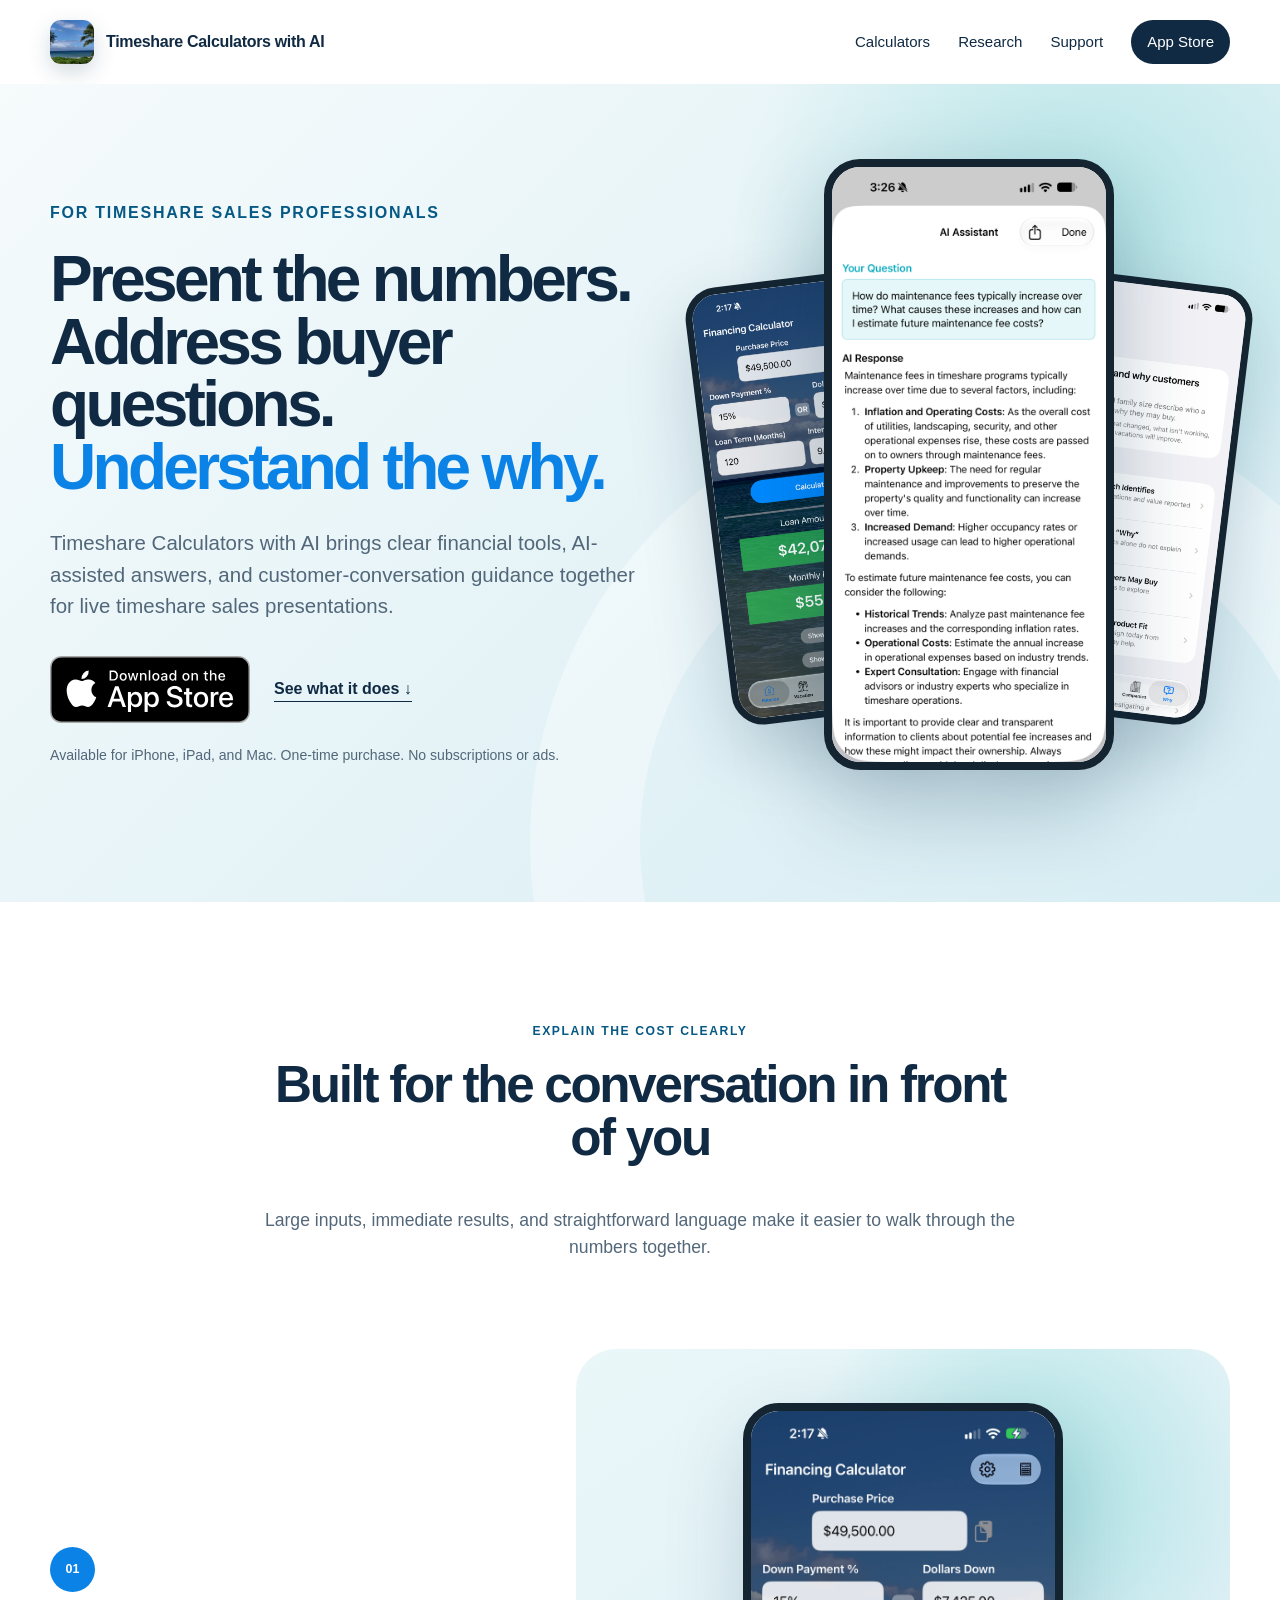
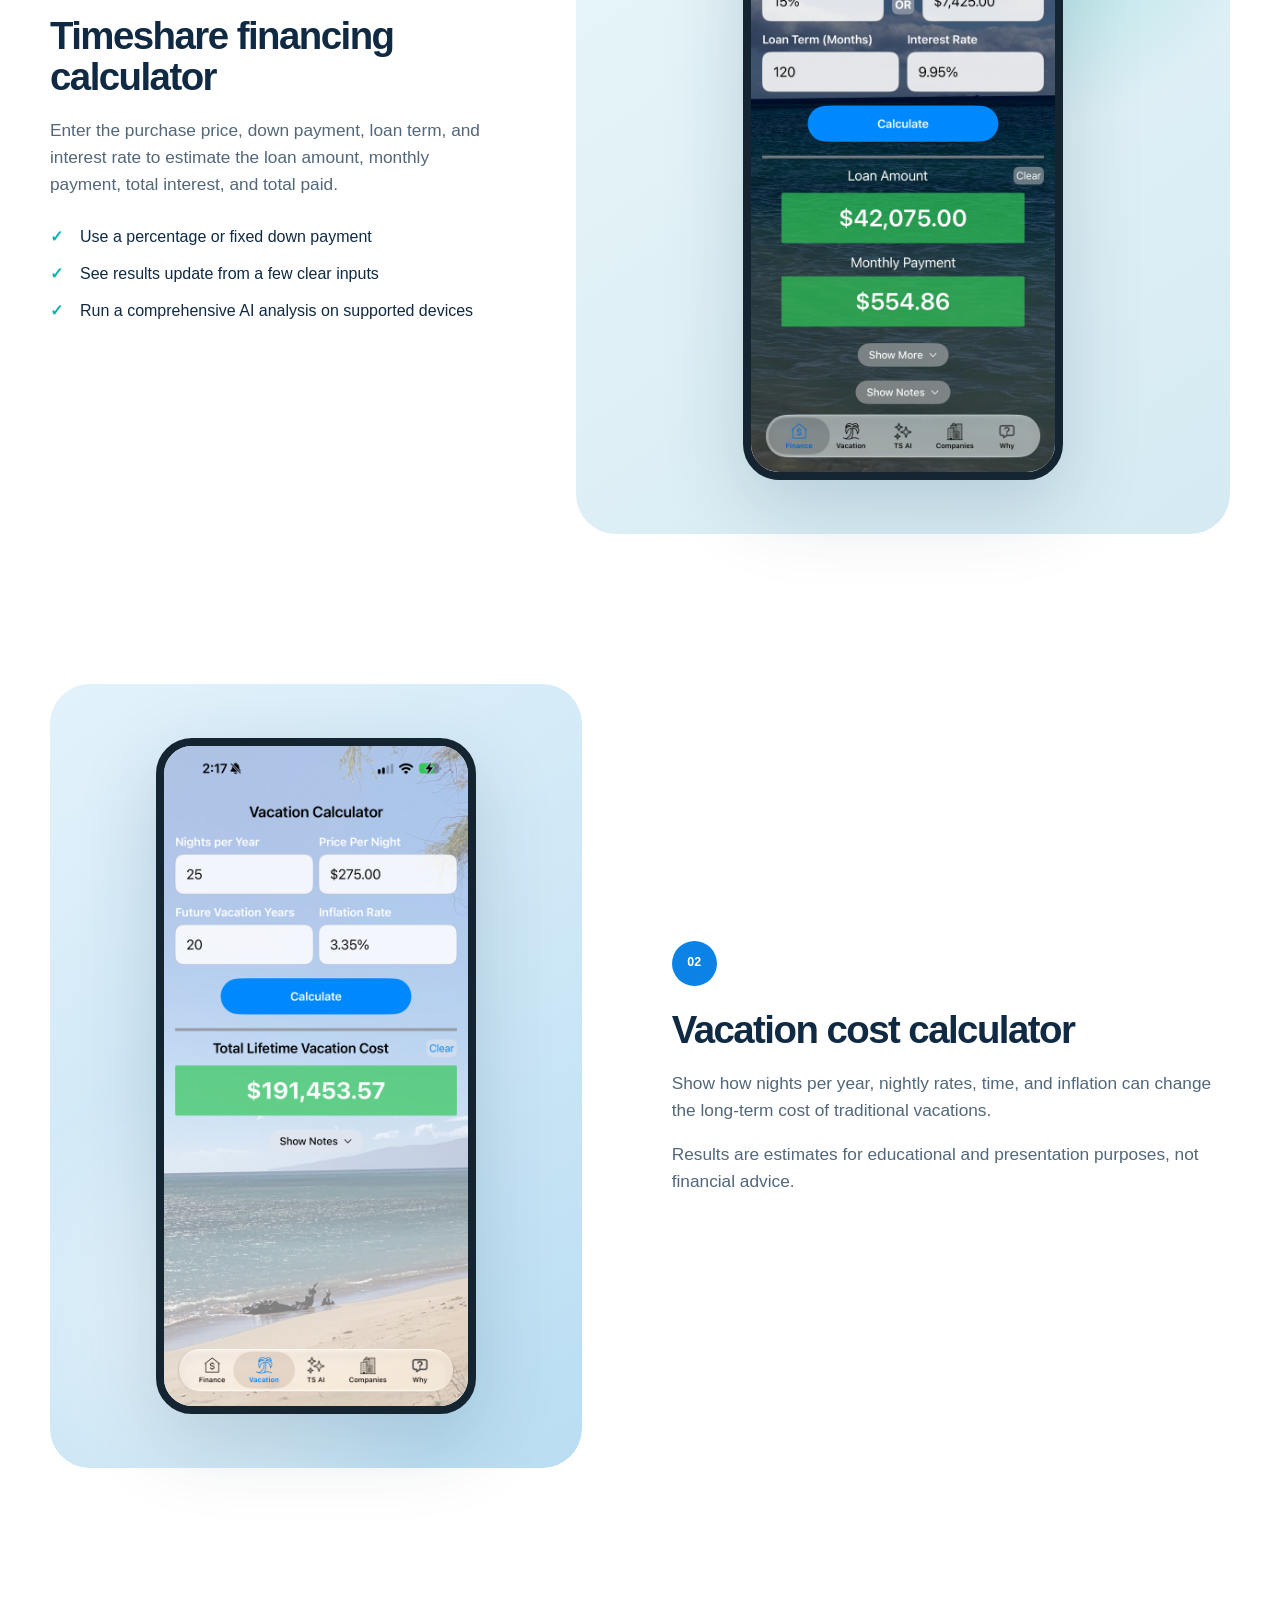
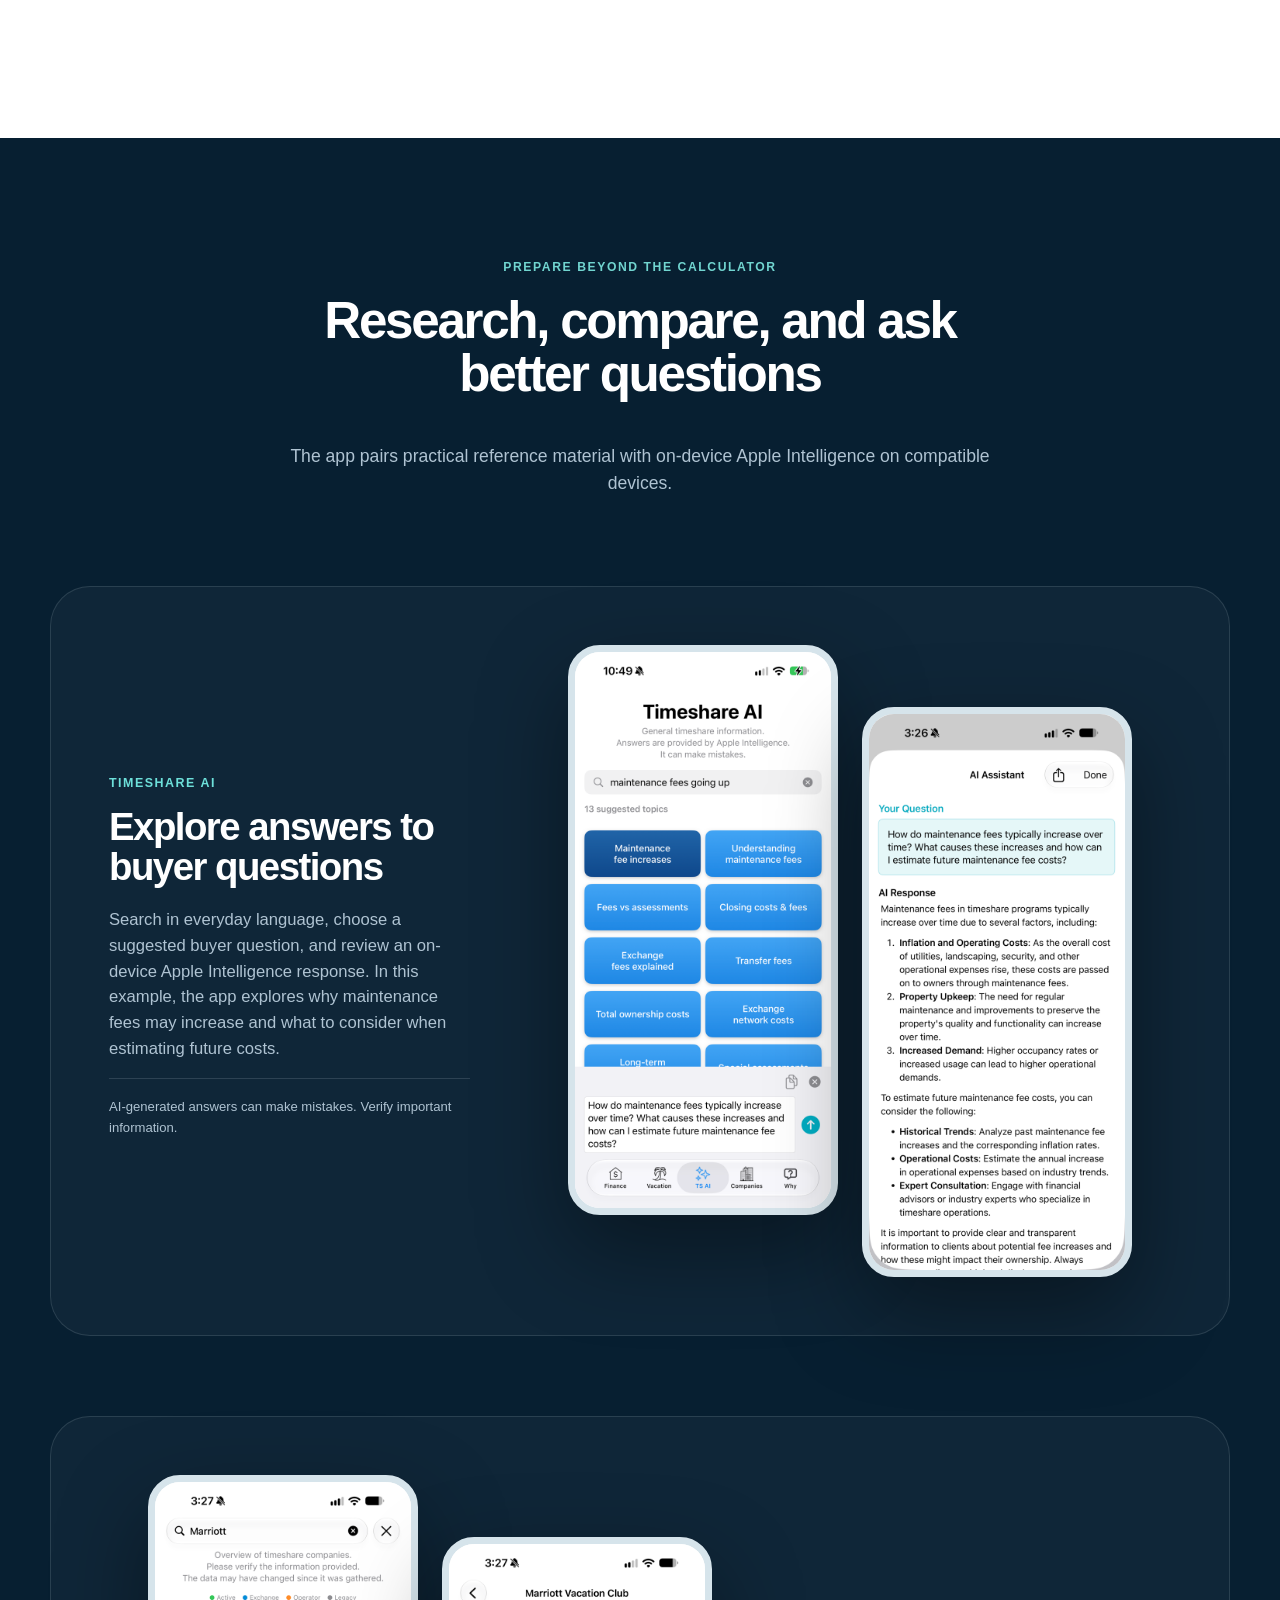
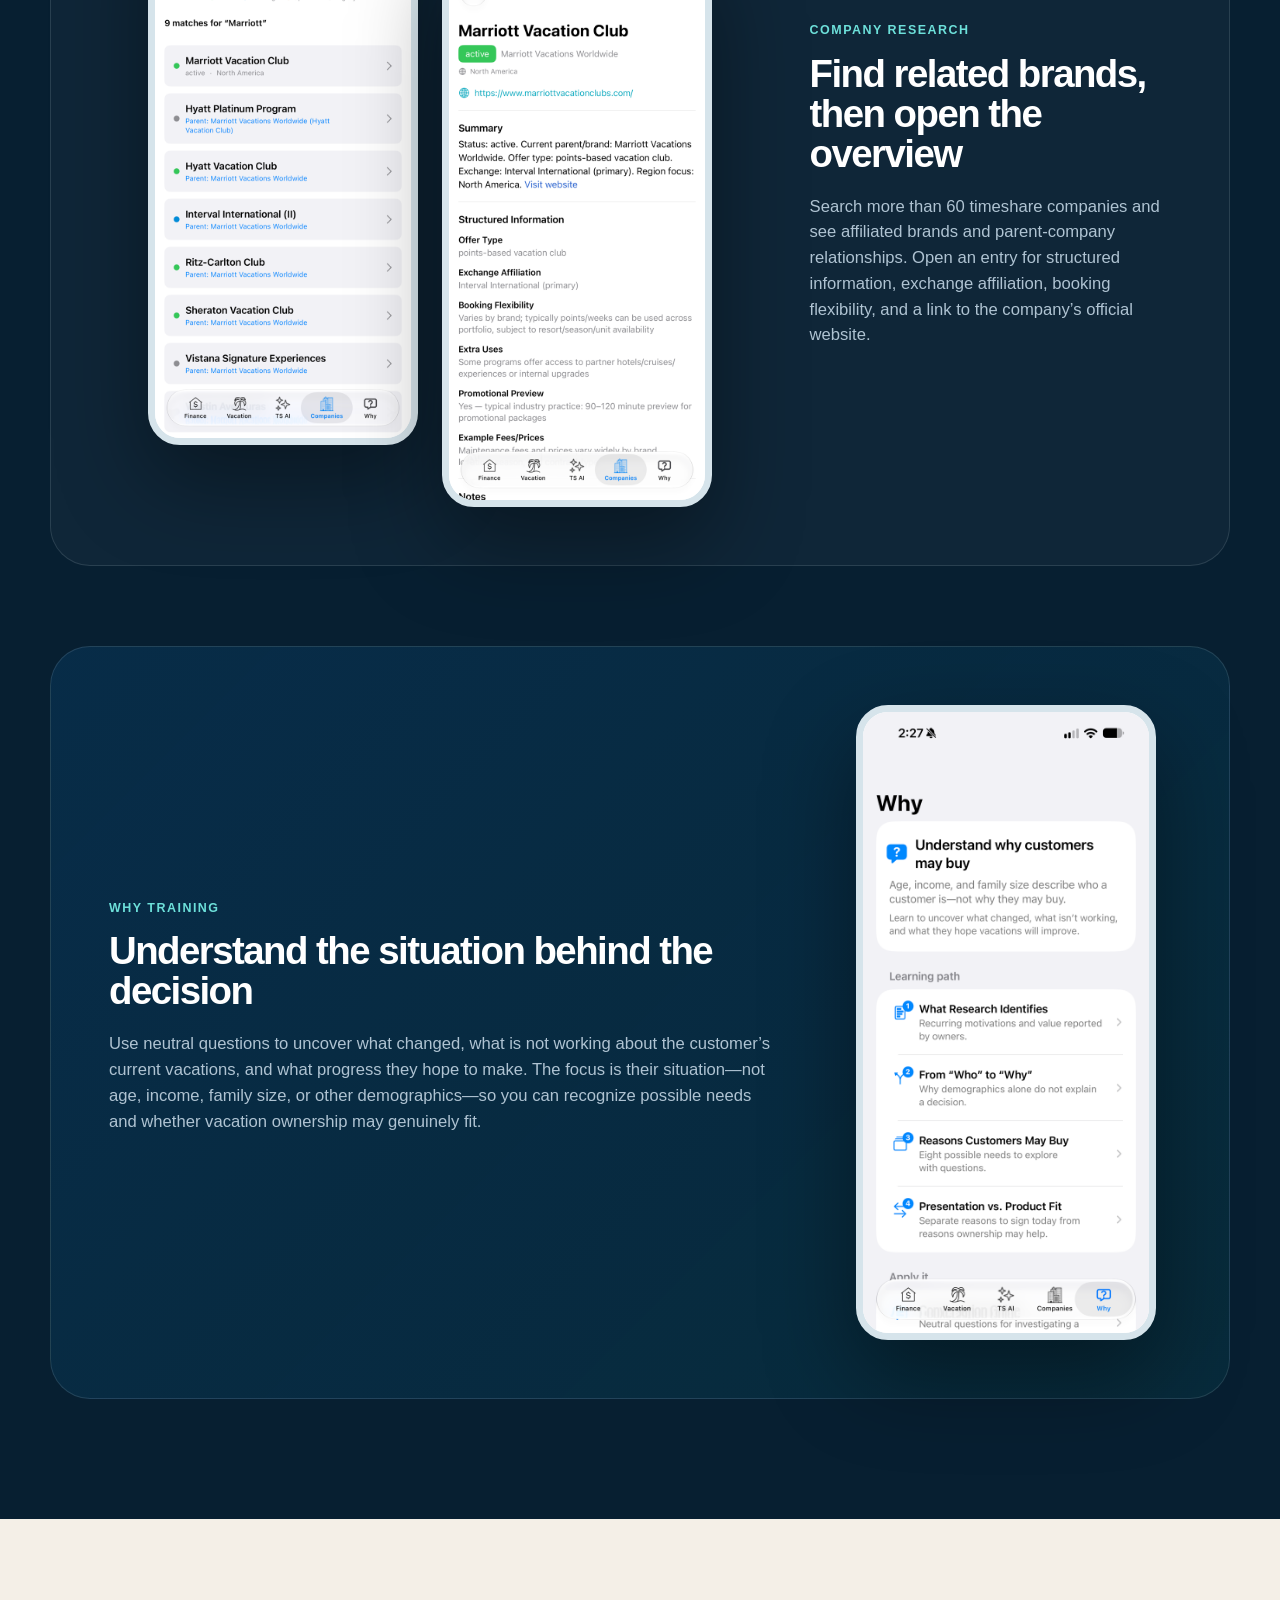
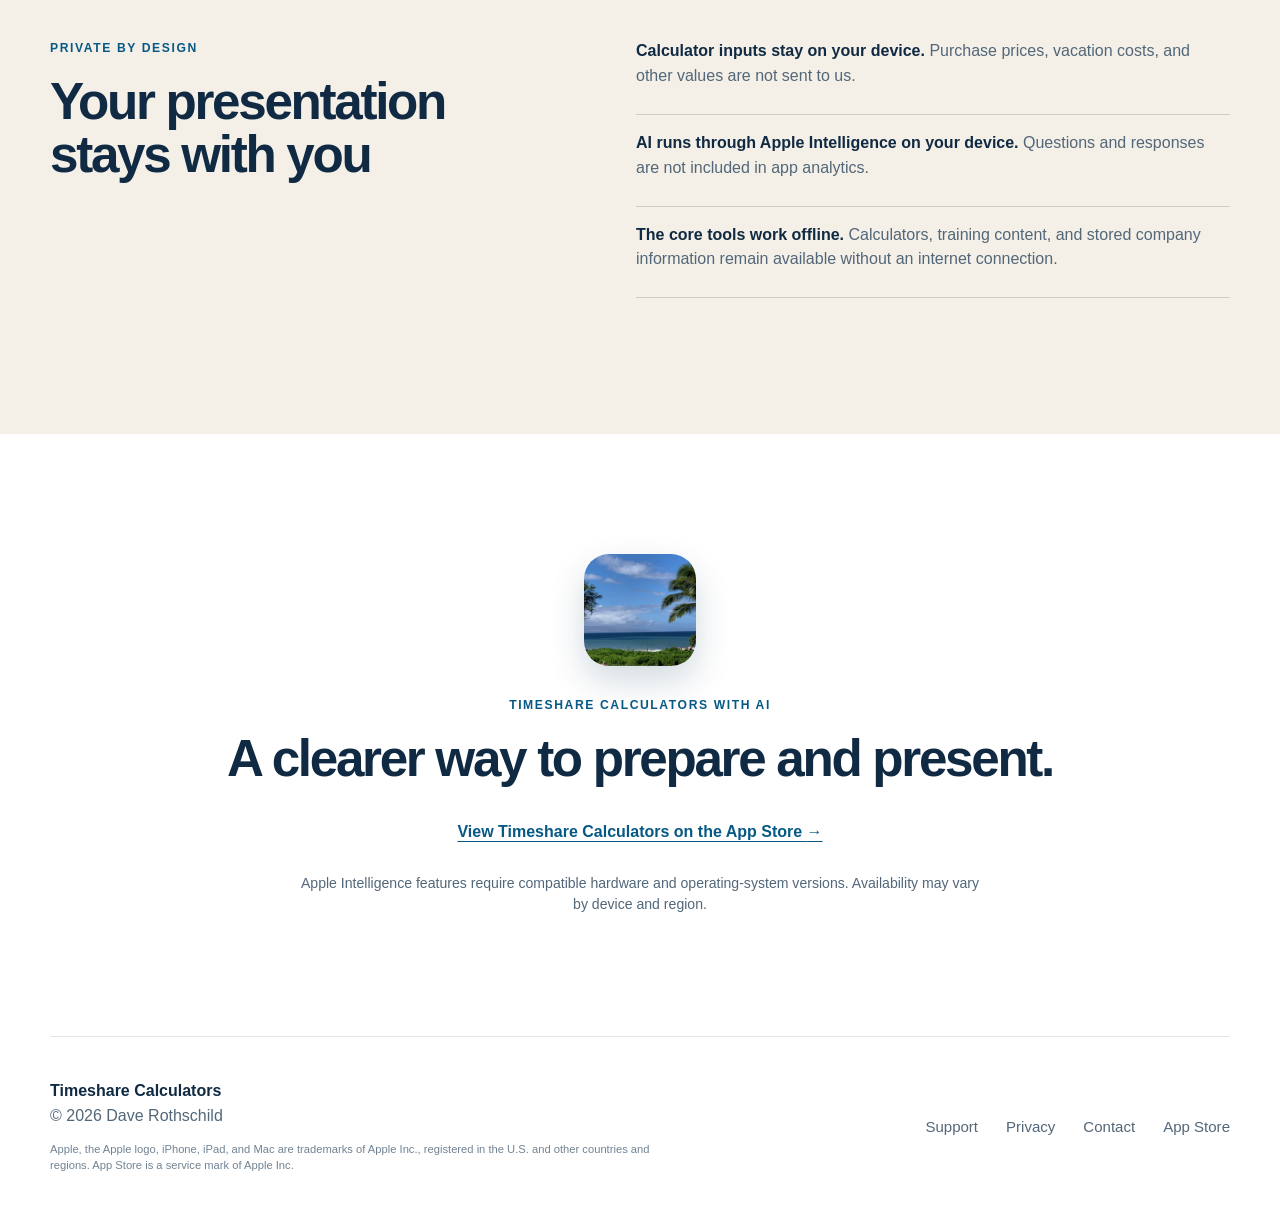
<file: docs/index.html>
<!doctype html>
<html lang="en">
<head>
  <meta charset="utf-8">
  <meta name="viewport" content="width=device-width, initial-scale=1">
  <meta name="theme-color" content="#075985">
  <meta name="description" content="Timeshare Calculators with AI helps timeshare sales professionals explain financing, project vacation costs, research companies, and prepare for buyer conversations.">
  <meta name="robots" content="index,follow,max-image-preview:large">
  <meta name="apple-itunes-app" content="app-id=1451573793">
  <link rel="canonical" href="https://timesharecalculators.com/">
  <link rel="icon" href="assets/app-icon.png">
  <link rel="apple-touch-icon" href="assets/app-icon.png">
  <link rel="stylesheet" href="assets/site.css">
  <meta property="og:type" content="website">
  <meta property="og:site_name" content="Timeshare Calculators with AI">
  <meta property="og:title" content="Timeshare Calculators with AI for Sales Professionals">
  <meta property="og:description" content="Present the numbers, address buyer questions, and understand the why with financial tools and on-device AI for timeshare sales professionals.">
  <meta property="og:url" content="https://timesharecalculators.com/">
  <meta property="og:image" content="https://timesharecalculators.com/assets/app-icon.png">
  <meta property="og:image:alt" content="Timeshare Calculators with AI app icon">
  <meta name="twitter:card" content="summary">
  <meta name="twitter:title" content="Timeshare Calculators with AI for Sales Professionals">
  <meta name="twitter:description" content="Financial tools, buyer-question research, and conversation guidance for timeshare sales professionals.">
  <meta name="twitter:image" content="https://timesharecalculators.com/assets/app-icon.png">
  <title>Timeshare Calculators with AI for Sales Professionals</title>
  <script type="application/ld+json">
  {
    "@context": "https://schema.org",
    "@graph": [
      {
        "@type": "WebSite",
        "@id": "https://timesharecalculators.com/#website",
        "url": "https://timesharecalculators.com/",
        "name": "Timeshare Calculators with AI",
        "description": "Financial presentation tools, timeshare company research, and customer-conversation guidance for timeshare sales professionals.",
        "publisher": {
          "@id": "https://timesharecalculators.com/#developer"
        }
      },
      {
        "@type": "Person",
        "@id": "https://timesharecalculators.com/#developer",
        "name": "Dave Rothschild",
        "url": "https://timesharecalculators.com/"
      },
      {
        "@type": ["SoftwareApplication", "MobileApplication"],
        "@id": "https://timesharecalculators.com/#app",
        "name": "Timeshare Calculators with AI",
        "url": "https://timesharecalculators.com/",
        "downloadUrl": "https://apps.apple.com/us/app/timeshare-calculators-with-ai/id1451573793",
        "installUrl": "https://apps.apple.com/us/app/timeshare-calculators-with-ai/id1451573793",
        "image": "https://timesharecalculators.com/assets/app-icon.png",
        "description": "A professional app for timeshare sales representatives with financing and vacation-cost calculators, on-device AI, company research, and conversation guidance.",
        "applicationCategory": "FinanceApplication",
        "operatingSystem": "iOS, iPadOS, macOS",
        "author": {
          "@id": "https://timesharecalculators.com/#developer"
        },
        "offers": {
          "@type": "Offer",
          "price": "2.99",
          "priceCurrency": "USD",
          "url": "https://apps.apple.com/us/app/timeshare-calculators-with-ai/id1451573793",
          "availability": "https://schema.org/InStock"
        }
      }
    ]
  }
  </script>
</head>
<body>
  <header class="site-header">
    <a class="brand" href="/" aria-label="Timeshare Calculators with AI home"><img src="assets/app-icon.png" alt="" width="44" height="44"><span>Timeshare Calculators with AI</span></a>
    <nav aria-label="Primary navigation"><a href="#calculators">Calculators</a><a href="#research">Research</a><a href="/support/">Support</a><a class="nav-download" href="https://apps.apple.com/us/app/timeshare-calculators-with-ai/id1451573793">App Store</a></nav>
  </header>
  <main>
    <section class="hero">
      <div class="hero-copy">
        <p class="eyebrow">For timeshare sales professionals</p>
        <h1>Present the numbers.<br>Address buyer questions.<br><span>Understand the why.</span></h1>
        <p class="hero-lede">Timeshare Calculators with AI brings clear financial tools, AI-assisted answers, and customer-conversation guidance together for live timeshare sales presentations.</p>
        <div class="hero-actions">
          <a class="app-store-badge" href="https://apps.apple.com/us/app/timeshare-calculators-with-ai/id1451573793" aria-label="Download Timeshare Calculators with AI on the App Store"><img src="assets/download-on-the-app-store.svg" alt="Download on the App Store" width="200" height="67"></a>
          <a class="text-link" href="#calculators">See what it does <span aria-hidden="true">↓</span></a>
        </div>
        <p class="platforms">Available for iPhone, iPad, and Mac. One-time purchase. No subscriptions or ads.</p>
      </div>
      <div class="hero-visual" aria-label="Timeshare Calculators app features">
        <div class="hero-montage">
          <div class="phone montage-phone montage-left"><img src="assets/screenshots/finance.png" alt="Financing Calculator results" width="660" height="1434"></div>
          <div class="phone montage-phone montage-center"><img src="assets/screenshots/ts-ai-response.png" alt="AI response addressing a question about maintenance fee increases" width="660" height="1434"></div>
          <div class="phone montage-phone montage-right"><img src="assets/screenshots/why.png" alt="Why training learning path" width="660" height="1434"></div>
        </div>
      </div>
    </section>

    <section class="section intro" id="calculators">
      <div class="section-heading"><p class="eyebrow">Explain the cost clearly</p><h2>Built for the conversation in front of you</h2><p>Large inputs, immediate results, and straightforward language make it easier to walk through the numbers together.</p></div>
      <div class="story-row">
        <div class="story-copy"><span class="step">01</span><h3>Timeshare financing calculator</h3><p>Enter the purchase price, down payment, loan term, and interest rate to estimate the loan amount, monthly payment, total interest, and total paid.</p><ul class="check-list"><li>Use a percentage or fixed down payment</li><li>See results update from a few clear inputs</li><li>Run a comprehensive AI analysis on supported devices</li></ul></div>
        <div class="calculator-showcase"><div class="phone calculator-phone"><img src="assets/screenshots/finance.png" alt="Financing Calculator showing purchase inputs, loan amount, and monthly payment" loading="lazy" width="660" height="1434"></div></div>
      </div>
      <div class="story-row story-row-reverse">
        <div class="story-copy"><span class="step">02</span><h3>Vacation cost calculator</h3><p>Show how nights per year, nightly rates, time, and inflation can change the long-term cost of traditional vacations.</p><p class="fine-print">Results are estimates for educational and presentation purposes, not financial advice.</p></div>
        <div class="calculator-showcase calculator-showcase-vacation"><div class="phone calculator-phone"><img src="assets/screenshots/vacation.png" alt="Vacation Calculator showing nights, nightly cost, future years, inflation, and projected total" loading="lazy" width="660" height="1434"></div></div>
      </div>
    </section>

    <section class="section research-section" id="research">
      <div class="section-heading light-heading"><p class="eyebrow">Prepare beyond the calculator</p><h2>Research, compare, and ask better questions</h2><p>The app pairs practical reference material with on-device Apple Intelligence on compatible devices.</p></div>
      <div class="research-features">
        <article class="research-feature">
          <div class="research-copy"><span>Timeshare AI</span><h3>Explore answers to buyer questions</h3><p>Search in everyday language, choose a suggested buyer question, and review an on-device Apple Intelligence response. In this example, the app explores why maintenance fees may increase and what to consider when estimating future costs.</p><p class="research-note">AI-generated answers can make mistakes. Verify important information.</p></div>
          <div class="research-phone-pair"><div class="phone phone-dark"><img src="assets/screenshots/timeshare-ai.png" alt="Timeshare AI search showing suggested topics for maintenance fee increases" loading="lazy" width="660" height="1434"></div><div class="phone phone-dark research-phone-offset"><img src="assets/screenshots/ts-ai-response.png" alt="AI response explaining possible causes of maintenance fee increases" loading="lazy" width="660" height="1434"></div></div>
        </article>
        <article class="research-feature research-feature-reverse">
          <div class="research-copy"><span>Company research</span><h3>Find related brands, then open the overview</h3><p>Search more than 60 timeshare companies and see affiliated brands and parent-company relationships. Open an entry for structured information, exchange affiliation, booking flexibility, and a link to the company’s official website.</p></div>
          <div class="research-phone-pair"><div class="phone phone-dark"><img src="assets/screenshots/marriott-search.png" alt="Search results for Marriott showing affiliated timeshare brands" loading="lazy" width="660" height="1434"></div><div class="phone phone-dark research-phone-offset"><img src="assets/screenshots/marriott-overview.png" alt="Marriott Vacation Club overview with structured company information" loading="lazy" width="660" height="1434"></div></div>
        </article>
        <article class="research-feature research-feature-why">
          <div class="research-copy"><span>Why training</span><h3>Understand the situation behind the decision</h3><p>Use neutral questions to uncover what changed, what is not working about the customer’s current vacations, and what progress they hope to make. The focus is their situation—not age, income, family size, or other demographics—so you can recognize possible needs and whether vacation ownership may genuinely fit.</p></div>
          <div class="phone phone-dark why-phone"><img src="assets/screenshots/why.png" alt="Why training tab with a learning path for customer conversations" loading="lazy" width="660" height="1434"></div>
        </article>
      </div>
    </section>

    <section class="section privacy-band">
      <div><p class="eyebrow">Private by design</p><h2>Your presentation stays with you</h2></div>
      <div class="privacy-points"><p><strong>Calculator inputs stay on your device.</strong> Purchase prices, vacation costs, and other values are not sent to us.</p><p><strong>AI runs through Apple Intelligence on your device.</strong> Questions and responses are not included in app analytics.</p><p><strong>The core tools work offline.</strong> Calculators, training content, and stored company information remain available without an internet connection.</p></div>
    </section>

    <section class="section final-cta">
      <img src="assets/app-icon.png" alt="Timeshare Calculators app icon" width="112" height="112" loading="lazy">
      <p class="eyebrow">Timeshare Calculators with AI</p><h2>A clearer way to prepare and present.</h2>
      <a class="app-store-link" href="https://apps.apple.com/us/app/timeshare-calculators-with-ai/id1451573793">View Timeshare Calculators on the App Store <span aria-hidden="true">→</span></a>
      <p class="availability">Apple Intelligence features require compatible hardware and operating-system versions. Availability may vary by device and region.</p>
    </section>
  </main>
  <footer class="site-footer"><div><strong>Timeshare Calculators</strong><span>© 2026 Dave Rothschild</span><small class="apple-legal">Apple, the Apple logo, iPhone, iPad, and Mac are trademarks of Apple Inc., registered in the U.S. and other countries and regions. App Store is a service mark of Apple Inc.</small></div><nav aria-label="Footer navigation"><a href="/support/">Support</a><a href="/privacy/">Privacy</a><a href="mailto:support@timesharecalculators.com">Contact</a><a href="https://apps.apple.com/us/app/timeshare-calculators-with-ai/id1451573793">App Store</a></nav></footer>
</body>
</html>
</file>
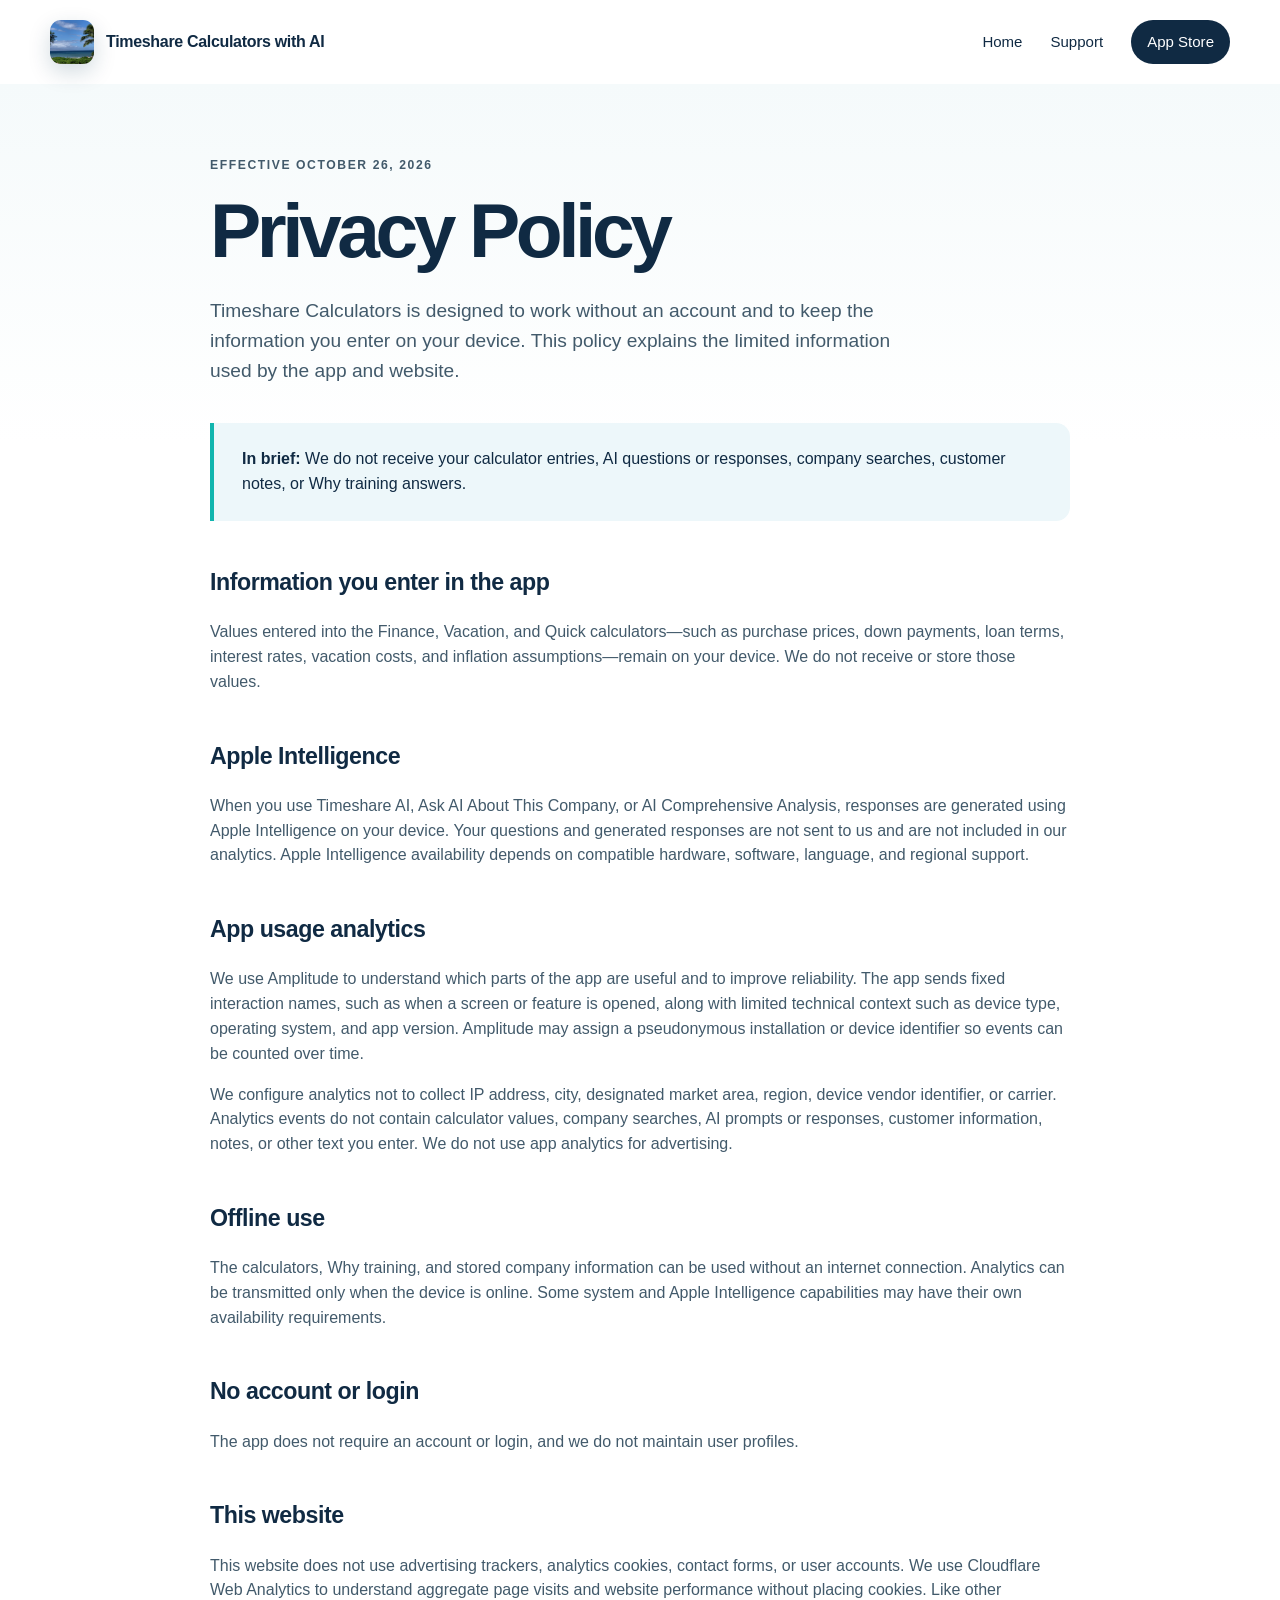
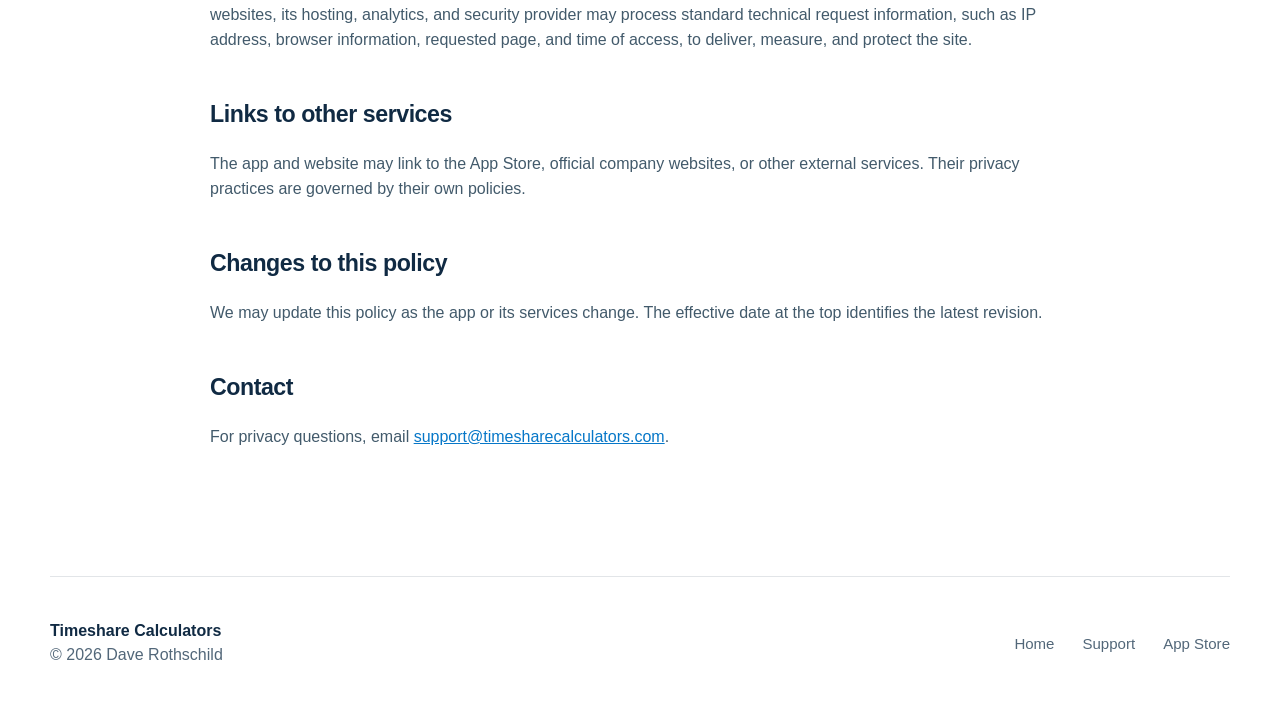
<file: docs/privacy/index.html>
<!doctype html>
<html lang="en">
<head>
  <meta charset="utf-8">
  <meta name="viewport" content="width=device-width, initial-scale=1">
  <meta name="theme-color" content="#075985">
  <meta name="description" content="Privacy policy for the Timeshare Calculators with AI app and website.">
  <meta name="robots" content="index,follow">
  <link rel="canonical" href="https://timesharecalculators.com/privacy/">
  <link rel="icon" href="../assets/app-icon.png">
  <link rel="stylesheet" href="../assets/site.css">
  <title>Privacy Policy — Timeshare Calculators</title>
</head>
<body>
  <header class="site-header">
    <a class="brand" href="/" aria-label="Timeshare Calculators with AI home"><img src="../assets/app-icon.png" alt="" width="44" height="44"><span>Timeshare Calculators with AI</span></a>
    <nav aria-label="Primary navigation"><a href="/">Home</a><a href="/support/">Support</a><a class="nav-download" href="https://apps.apple.com/us/app/timeshare-calculators-with-ai/id1451573793">App Store</a></nav>
  </header>
  <main class="content-page">
    <p class="eyebrow">Effective October 26, 2026</p>
    <h1>Privacy Policy</h1>
    <p class="content-lede">Timeshare Calculators is designed to work without an account and to keep the information you enter on your device. This policy explains the limited information used by the app and website.</p>
    <div class="info-box"><strong>In brief:</strong> We do not receive your calculator entries, AI questions or responses, company searches, customer notes, or Why training answers.</div>
    <h2>Information you enter in the app</h2>
    <p>Values entered into the Finance, Vacation, and Quick calculators—such as purchase prices, down payments, loan terms, interest rates, vacation costs, and inflation assumptions—remain on your device. We do not receive or store those values.</p>
    <h2>Apple Intelligence</h2>
    <p>When you use Timeshare AI, Ask AI About This Company, or AI Comprehensive Analysis, responses are generated using Apple Intelligence on your device. Your questions and generated responses are not sent to us and are not included in our analytics. Apple Intelligence availability depends on compatible hardware, software, language, and regional support.</p>
    <h2>App usage analytics</h2>
    <p>We use Amplitude to understand which parts of the app are useful and to improve reliability. The app sends fixed interaction names, such as when a screen or feature is opened, along with limited technical context such as device type, operating system, and app version. Amplitude may assign a pseudonymous installation or device identifier so events can be counted over time.</p>
    <p>We configure analytics not to collect IP address, city, designated market area, region, device vendor identifier, or carrier. Analytics events do not contain calculator values, company searches, AI prompts or responses, customer information, notes, or other text you enter. We do not use app analytics for advertising.</p>
    <h2>Offline use</h2>
    <p>The calculators, Why training, and stored company information can be used without an internet connection. Analytics can be transmitted only when the device is online. Some system and Apple Intelligence capabilities may have their own availability requirements.</p>
    <h2>No account or login</h2>
    <p>The app does not require an account or login, and we do not maintain user profiles.</p>
    <h2>This website</h2>
    <p>This website does not use advertising trackers, analytics cookies, contact forms, or user accounts. We use Cloudflare Web Analytics to understand aggregate page visits and website performance without placing cookies. Like other websites, its hosting, analytics, and security provider may process standard technical request information, such as IP address, browser information, requested page, and time of access, to deliver, measure, and protect the site.</p>
    <h2>Links to other services</h2>
    <p>The app and website may link to the App Store, official company websites, or other external services. Their privacy practices are governed by their own policies.</p>
    <h2>Changes to this policy</h2>
    <p>We may update this policy as the app or its services change. The effective date at the top identifies the latest revision.</p>
    <h2>Contact</h2>
    <p>For privacy questions, email <a href="mailto:support@timesharecalculators.com">support@timesharecalculators.com</a>.</p>
  </main>
  <footer class="site-footer"><div><strong>Timeshare Calculators</strong><span>© 2026 Dave Rothschild</span></div><nav aria-label="Footer navigation"><a href="/">Home</a><a href="/support/">Support</a><a href="https://apps.apple.com/us/app/timeshare-calculators-with-ai/id1451573793">App Store</a></nav></footer>
</body>
</html>
</file>
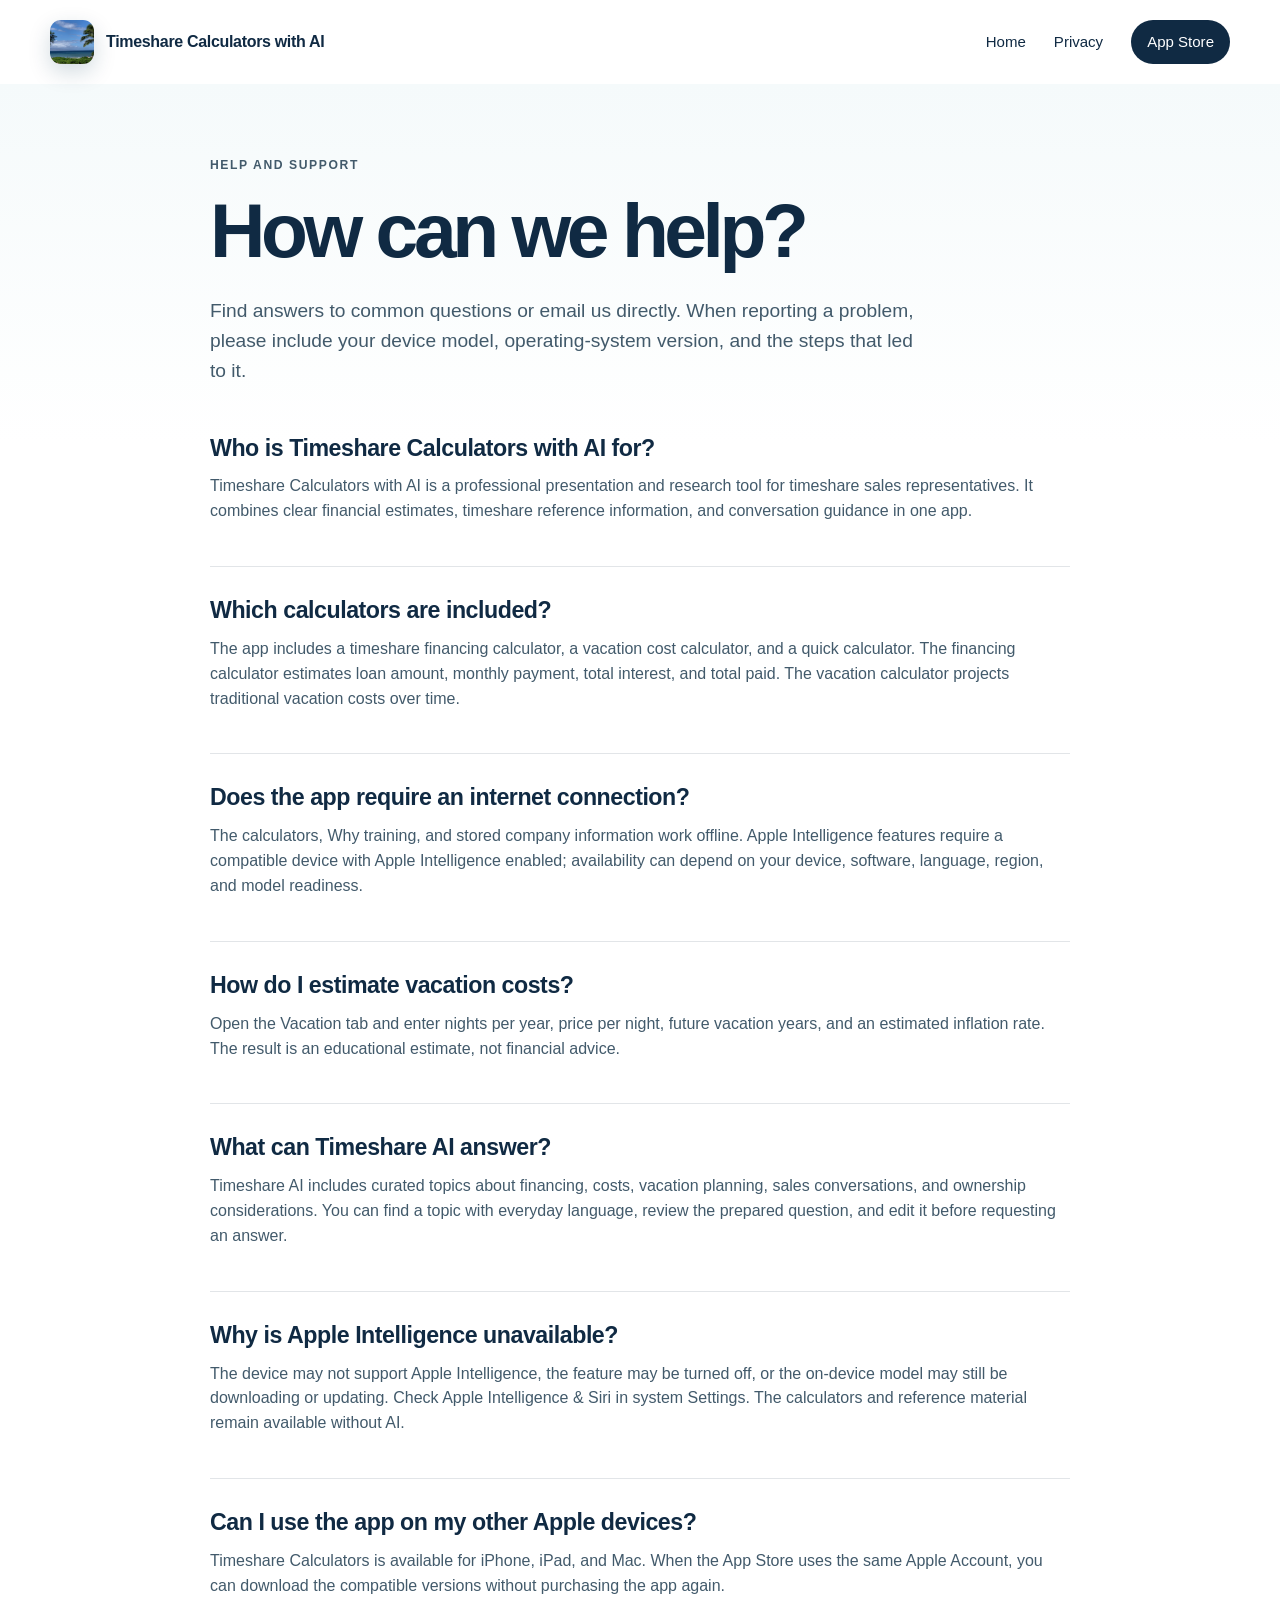
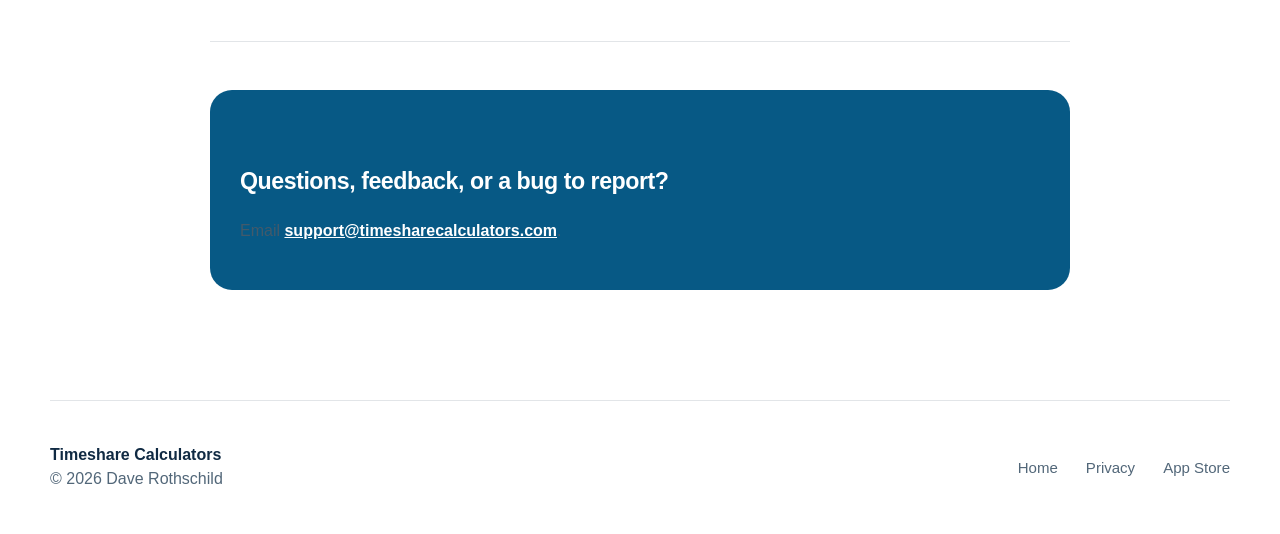
<file: docs/support/index.html>
<!doctype html>
<html lang="en">
<head>
  <meta charset="utf-8">
  <meta name="viewport" content="width=device-width, initial-scale=1">
  <meta name="theme-color" content="#075985">
  <meta name="description" content="Answers about Timeshare Calculators with AI, including its financing and vacation cost calculators, offline use, Apple Intelligence, and device support.">
  <meta name="robots" content="index,follow,max-image-preview:large">
  <meta name="apple-itunes-app" content="app-id=1451573793">
  <link rel="canonical" href="https://timesharecalculators.com/support/">
  <link rel="icon" href="../assets/app-icon.png">
  <link rel="stylesheet" href="../assets/site.css">
  <meta property="og:type" content="website">
  <meta property="og:site_name" content="Timeshare Calculators with AI">
  <meta property="og:title" content="Timeshare Calculators FAQ and Support">
  <meta property="og:description" content="Answers about calculators, offline use, Apple Intelligence, and supported Apple devices.">
  <meta property="og:url" content="https://timesharecalculators.com/support/">
  <meta property="og:image" content="https://timesharecalculators.com/assets/app-icon.png">
  <meta name="twitter:card" content="summary">
  <title>Timeshare Calculators FAQ and Support</title>
  <script type="application/ld+json">
  {
    "@context": "https://schema.org",
    "@type": "FAQPage",
    "mainEntity": [
      {
        "@type": "Question",
        "name": "Who is Timeshare Calculators with AI for?",
        "acceptedAnswer": {
          "@type": "Answer",
          "text": "Timeshare Calculators with AI is a professional presentation and research tool for timeshare sales representatives. It combines clear financial estimates, timeshare reference information, and conversation guidance in one app."
        }
      },
      {
        "@type": "Question",
        "name": "Which calculators are included?",
        "acceptedAnswer": {
          "@type": "Answer",
          "text": "The app includes a timeshare financing calculator, a vacation cost calculator, and a quick calculator. The financing calculator estimates loan amount, monthly payment, total interest, and total paid. The vacation calculator projects traditional vacation costs over time."
        }
      },
      {
        "@type": "Question",
        "name": "Does the app require an internet connection?",
        "acceptedAnswer": {
          "@type": "Answer",
          "text": "The calculators, Why training, and stored company information work offline. Apple Intelligence features require a compatible device with Apple Intelligence enabled; availability can depend on the device, software, language, region, and model readiness."
        }
      },
      {
        "@type": "Question",
        "name": "How do I estimate vacation costs?",
        "acceptedAnswer": {
          "@type": "Answer",
          "text": "Open the Vacation tab and enter nights per year, price per night, future vacation years, and an estimated inflation rate. The result is an educational estimate, not financial advice."
        }
      },
      {
        "@type": "Question",
        "name": "What can Timeshare AI answer?",
        "acceptedAnswer": {
          "@type": "Answer",
          "text": "Timeshare AI includes curated topics about financing, costs, vacation planning, sales conversations, and ownership considerations. You can find a topic with everyday language, review the prepared question, and edit it before requesting an answer."
        }
      },
      {
        "@type": "Question",
        "name": "Why is Apple Intelligence unavailable?",
        "acceptedAnswer": {
          "@type": "Answer",
          "text": "The device may not support Apple Intelligence, the feature may be turned off, or the on-device model may still be downloading or updating. Check Apple Intelligence and Siri in system Settings. The calculators and reference material remain available without AI."
        }
      },
      {
        "@type": "Question",
        "name": "Can I use the app on my other Apple devices?",
        "acceptedAnswer": {
          "@type": "Answer",
          "text": "Timeshare Calculators is available for iPhone, iPad, and Mac. When the App Store uses the same Apple Account, you can download the compatible versions without purchasing the app again."
        }
      }
    ]
  }
  </script>
</head>
<body>
  <header class="site-header">
    <a class="brand" href="/" aria-label="Timeshare Calculators with AI home"><img src="../assets/app-icon.png" alt="" width="44" height="44"><span>Timeshare Calculators with AI</span></a>
    <nav aria-label="Primary navigation"><a href="/">Home</a><a href="/privacy/">Privacy</a><a class="nav-download" href="https://apps.apple.com/us/app/timeshare-calculators-with-ai/id1451573793">App Store</a></nav>
  </header>
  <main class="content-page">
    <p class="eyebrow">Help and support</p>
    <h1>How can we help?</h1>
    <p class="content-lede">Find answers to common questions or email us directly. When reporting a problem, please include your device model, operating-system version, and the steps that led to it.</p>
    <div class="faq-item"><h2>Who is Timeshare Calculators with AI for?</h2><p>Timeshare Calculators with AI is a professional presentation and research tool for timeshare sales representatives. It combines clear financial estimates, timeshare reference information, and conversation guidance in one app.</p></div>
    <div class="faq-item"><h2>Which calculators are included?</h2><p>The app includes a timeshare financing calculator, a vacation cost calculator, and a quick calculator. The financing calculator estimates loan amount, monthly payment, total interest, and total paid. The vacation calculator projects traditional vacation costs over time.</p></div>
    <div class="faq-item"><h2>Does the app require an internet connection?</h2><p>The calculators, Why training, and stored company information work offline. Apple Intelligence features require a compatible device with Apple Intelligence enabled; availability can depend on your device, software, language, region, and model readiness.</p></div>
    <div class="faq-item"><h2>How do I estimate vacation costs?</h2><p>Open the Vacation tab and enter nights per year, price per night, future vacation years, and an estimated inflation rate. The result is an educational estimate, not financial advice.</p></div>
    <div class="faq-item"><h2>What can Timeshare AI answer?</h2><p>Timeshare AI includes curated topics about financing, costs, vacation planning, sales conversations, and ownership considerations. You can find a topic with everyday language, review the prepared question, and edit it before requesting an answer.</p></div>
    <div class="faq-item"><h2>Why is Apple Intelligence unavailable?</h2><p>The device may not support Apple Intelligence, the feature may be turned off, or the on-device model may still be downloading or updating. Check Apple Intelligence &amp; Siri in system Settings. The calculators and reference material remain available without AI.</p></div>
    <div class="faq-item"><h2>Can I use the app on my other Apple devices?</h2><p>Timeshare Calculators is available for iPhone, iPad, and Mac. When the App Store uses the same Apple Account, you can download the compatible versions without purchasing the app again.</p></div>
    <section class="contact-card"><h2>Questions, feedback, or a bug to report?</h2><p>Email <a href="mailto:support@timesharecalculators.com">support@timesharecalculators.com</a>.</p></section>
  </main>
  <footer class="site-footer"><div><strong>Timeshare Calculators</strong><span>© 2026 Dave Rothschild</span></div><nav aria-label="Footer navigation"><a href="/">Home</a><a href="/privacy/">Privacy</a><a href="https://apps.apple.com/us/app/timeshare-calculators-with-ai/id1451573793">App Store</a></nav></footer>
</body>
</html>
</file>
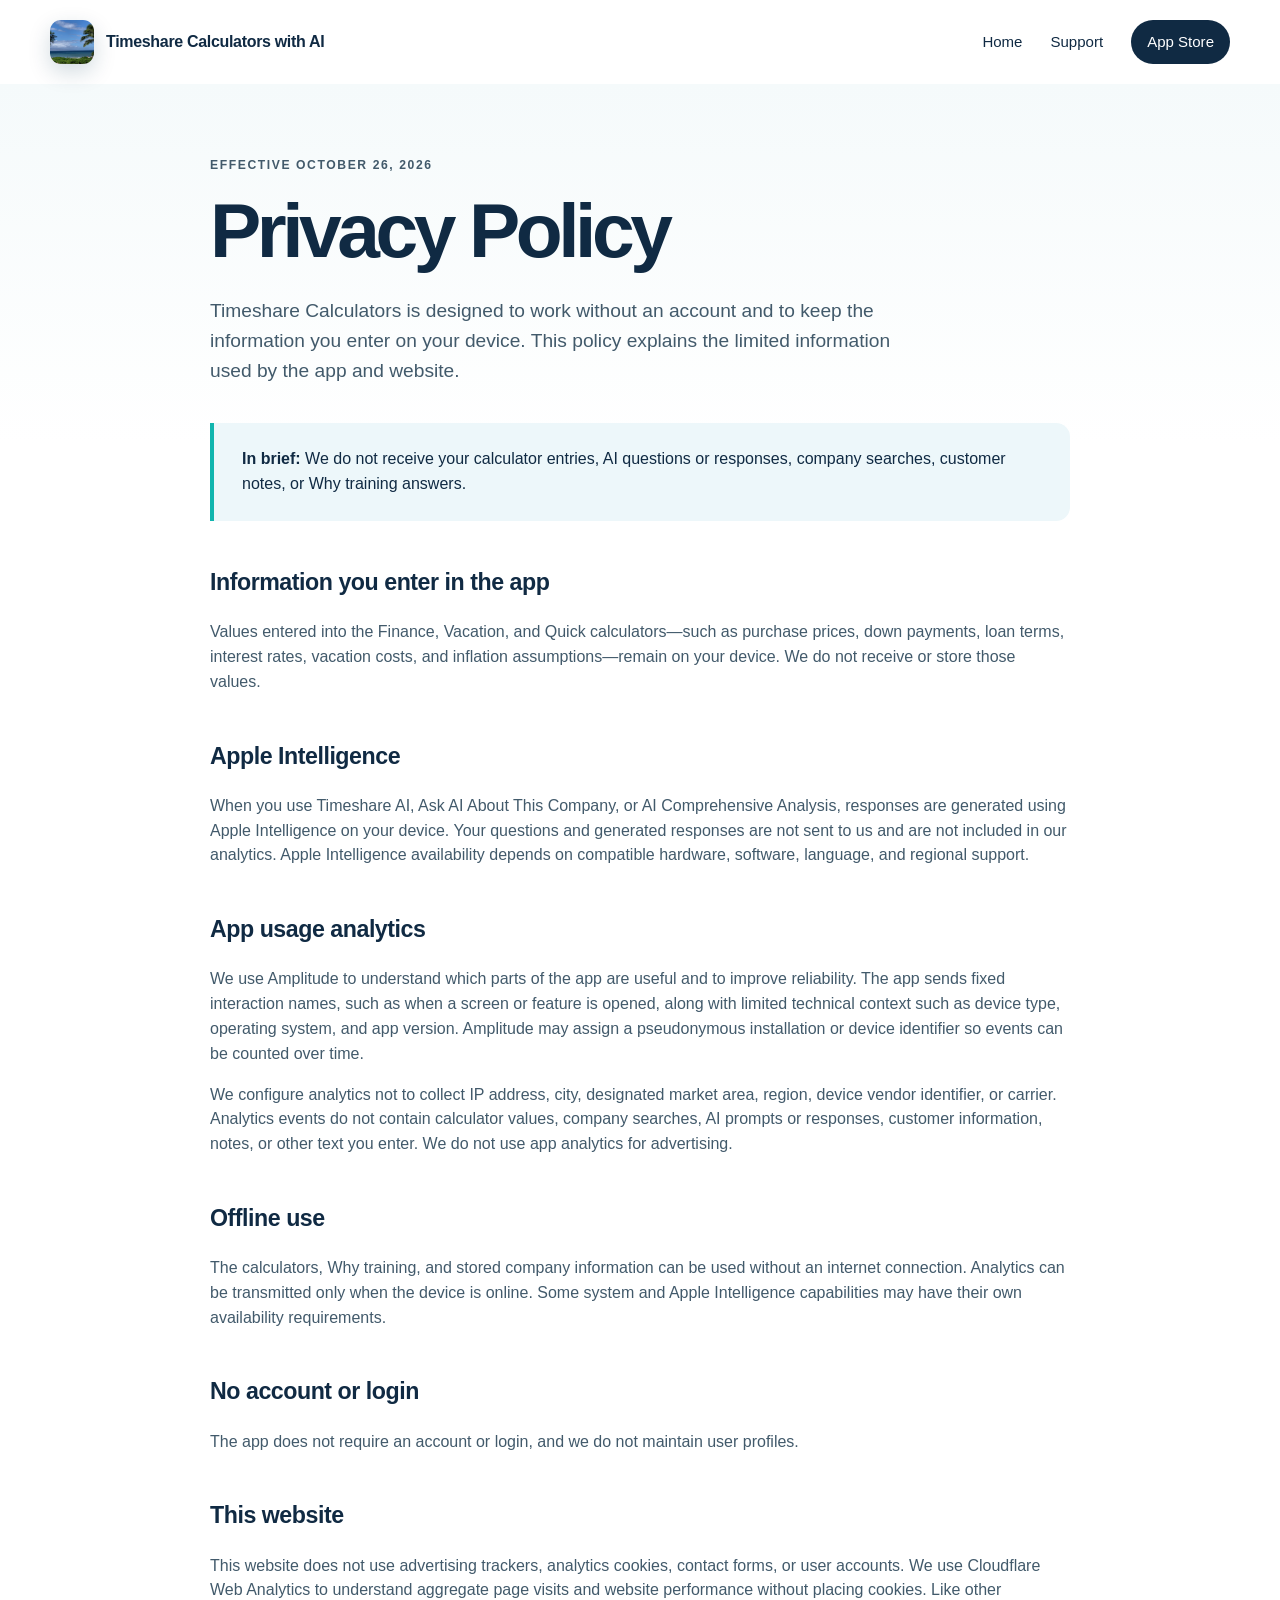
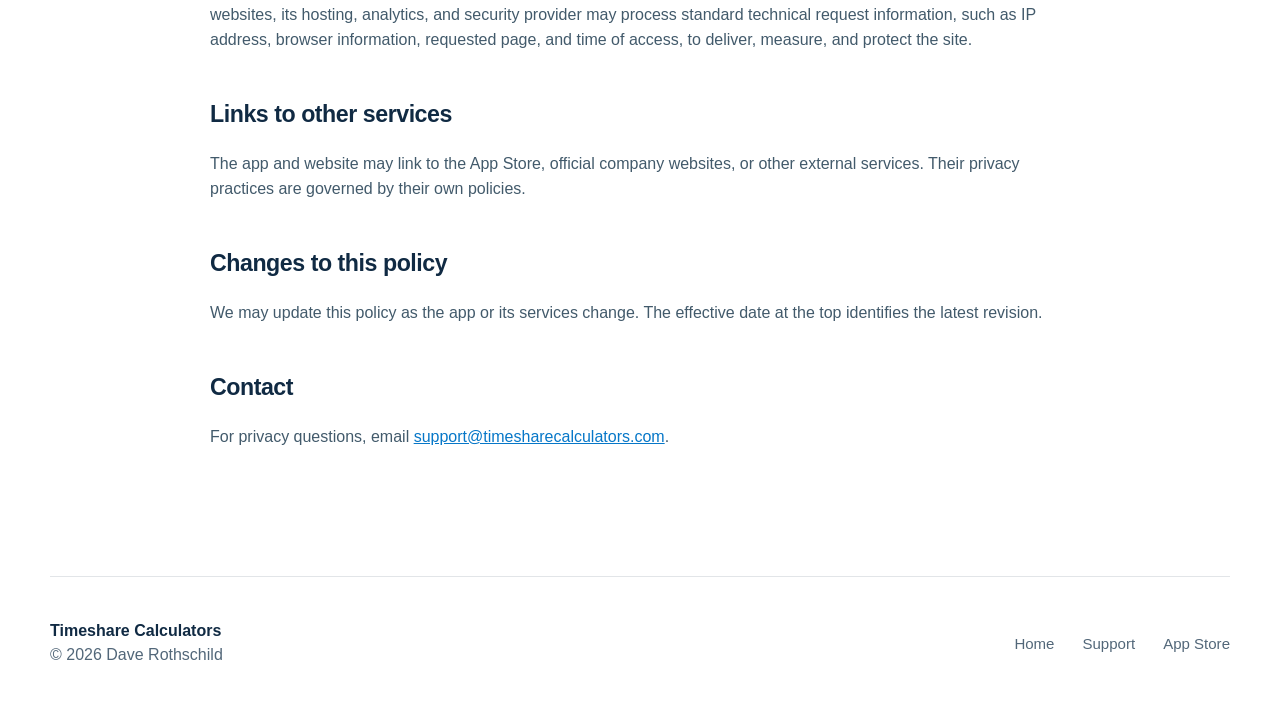
<file: docs/privacy.html>
<!doctype html>
<html lang="en"><head><meta charset="utf-8"><meta name="viewport" content="width=device-width, initial-scale=1"><meta http-equiv="refresh" content="0; url=privacy/"><link rel="canonical" href="https://timesharecalculators.com/privacy/"><title>Privacy Policy — Timeshare Calculators</title></head><body><p>The privacy policy has moved to <a href="privacy/">timesharecalculators.com/privacy/</a>.</p></body></html>
</file>
<file: docs/assets/site.css>
:root {
  --ink: #102a43;
  --muted: #526779;
  --blue: #0b83e6;
  --blue-dark: #075985;
  --aqua: #11b5ae;
  --sand: #f4efe7;
  --mist: #edf7fa;
  --line: rgba(16, 42, 67, 0.12);
  --shadow: 0 28px 80px rgba(8, 48, 78, 0.17);
}

* { box-sizing: border-box; }
html { scroll-behavior: smooth; }
body { margin: 0; overflow-x: hidden; color: var(--ink); background: #fff; font-family: -apple-system, BlinkMacSystemFont, "Segoe UI", sans-serif; line-height: 1.55; -webkit-font-smoothing: antialiased; }
a { color: inherit; }
img { display: block; max-width: 100%; }
.site-header { width: min(1180px, calc(100% - 40px)); margin: 0 auto; min-height: 84px; display: flex; align-items: center; justify-content: space-between; gap: 24px; }
.brand { display: inline-flex; align-items: center; gap: 12px; font-weight: 750; text-decoration: none; letter-spacing: -0.02em; }
.brand img { border-radius: 11px; box-shadow: 0 8px 22px rgba(4, 55, 84, 0.18); }
.site-header nav, .site-footer nav { display: flex; align-items: center; gap: 28px; }
.site-header nav a, .site-footer nav a { text-decoration: none; font-size: 0.94rem; }
.site-header nav a:hover, .site-footer nav a:hover { color: var(--blue); }
.site-header .nav-download { padding: 10px 16px; border-radius: 999px; color: #fff; background: var(--ink); }

.hero { position: relative; overflow: hidden; min-height: 760px; display: grid; grid-template-columns: minmax(0, 1fr) minmax(420px, 0.88fr); gap: 64px; align-items: center; padding: 70px max(40px, calc((100vw - 1180px) / 2)) 88px; background: radial-gradient(circle at 84% 18%, rgba(17, 181, 174, 0.23), transparent 27%), linear-gradient(135deg, #f6fbfc 0%, #e5f3f7 52%, #d7edf4 100%); }
.hero::after { content: ""; position: absolute; width: 680px; height: 680px; right: -150px; bottom: -390px; border-radius: 50%; border: 110px solid rgba(255, 255, 255, 0.36); }
.hero-copy, .hero-visual { position: relative; z-index: 1; min-width: 0; }
.eyebrow { margin: 0 0 18px; color: var(--blue-dark); font-size: 0.76rem; font-weight: 800; letter-spacing: 0.13em; text-transform: uppercase; }
.hero .eyebrow { margin-bottom: 22px; font-size: 1rem; letter-spacing: .11em; }
h1, h2, h3, p { margin-top: 0; }
h1 { margin-bottom: 28px; font-size: clamp(3rem, 5vw, 5.6rem); line-height: 0.98; letter-spacing: -0.058em; }
h1 span { color: var(--blue); }
.hero-lede { max-width: 640px; color: var(--muted); font-size: clamp(1.08rem, 1.6vw, 1.35rem); }
.hero-actions { display: flex; align-items: center; gap: 24px; margin-top: 34px; }
.app-store-badge { display: inline-block; flex: 0 0 auto; line-height: 0; }
.app-store-badge img { width: 200px; height: auto; }
.app-store-badge:hover { opacity: 0.88; }
.text-link { font-weight: 700; text-decoration: none; border-bottom: 1px solid currentColor; }
.platforms, .availability, .fine-print { color: var(--muted); font-size: 0.88rem; }
.platforms { margin: 22px 0 0; }

.hero-visual { min-height: 660px; display: grid; place-items: center; }
.phone { overflow: hidden; border: 10px solid #142431; border-radius: 42px; background: #fff; box-shadow: var(--shadow); }
.phone img { width: 100%; height: auto; }
.hero-montage { position: relative; width: 100%; max-width: 560px; height: 650px; }
.montage-phone { position: absolute; border-width: 7px; border-radius: 32px; box-shadow: 0 28px 70px rgba(8,48,78,.2); }
.montage-center { z-index: 3; top: 0; left: 50%; width: 290px; transform: translateX(-50%); border-width: 8px; border-radius: 36px; box-shadow: 0 34px 90px rgba(8,48,78,.27); }
.montage-left { z-index: 1; top: 118px; left: 0; width: 210px; transform: rotate(-7deg); }
.montage-right { z-index: 2; top: 118px; right: 0; width: 210px; transform: rotate(7deg); }

.section { padding: 120px max(40px, calc((100vw - 1180px) / 2)); }
.section-heading { max-width: 760px; margin: 0 auto 88px; text-align: center; }
.section-heading h2, .privacy-band h2, .final-cta h2 { font-size: clamp(2.3rem, 4vw, 4.2rem); line-height: 1.03; letter-spacing: -0.045em; }
.section-heading p:not(.eyebrow) { color: var(--muted); font-size: 1.1rem; }
.story-row { display: grid; grid-template-columns: minmax(300px, 0.8fr) minmax(480px, 1.2fr); gap: 90px; align-items: center; margin-bottom: 150px; }
.story-row-reverse { grid-template-columns: 1fr 1.05fr; }
.story-row-reverse .story-copy { order: 2; }
.story-copy h3 { margin-bottom: 20px; font-size: clamp(2rem, 3vw, 3.1rem); line-height: 1.05; letter-spacing: -0.04em; }
.story-copy > p { color: var(--muted); font-size: 1.08rem; }
.step { display: inline-grid; place-items: center; width: 45px; height: 45px; margin-bottom: 24px; border-radius: 50%; color: #fff; background: var(--blue); font-size: 0.78rem; font-weight: 850; }
.check-list { margin: 28px 0 0; padding: 0; list-style: none; }
.check-list li { position: relative; margin: 12px 0; padding-left: 30px; }
.check-list li::before { content: "✓"; position: absolute; left: 0; color: var(--aqua); font-weight: 900; }
.calculator-showcase { min-height: 680px; display: grid; place-items: center; padding: 54px; border-radius: 40px; background: radial-gradient(circle at 70% 18%, rgba(17,181,174,.27), transparent 30%), linear-gradient(145deg, #eaf7f9, #d5eaf3); }
.calculator-showcase-vacation { background: radial-gradient(circle at 30% 82%, rgba(255,255,255,.55), transparent 34%), linear-gradient(145deg, #e3f2fb, #b9ddf2); }
.calculator-phone { width: 320px; border-width: 8px; border-radius: 36px; }

.research-section { overflow: hidden; color: #fff; background: #071f31; }
.light-heading .eyebrow { color: #71d5d0; }
.light-heading p:not(.eyebrow) { color: #afc3d2; }
.research-features { display: grid; gap: 80px; }
.research-feature { display: grid; grid-template-columns: minmax(260px, .72fr) minmax(520px, 1.28fr); gap: 58px; align-items: center; padding: 58px; border: 1px solid rgba(214,228,235,.13); border-radius: 40px; background: rgba(255,255,255,.035); }
.research-feature-reverse { grid-template-columns: minmax(520px, 1.28fr) minmax(260px, .72fr); }
.research-feature-reverse .research-copy { order: 2; }
.research-copy span { color: #6de0da; font-size: .78rem; font-weight: 800; letter-spacing: .12em; text-transform: uppercase; }
.research-copy h3 { margin: 12px 0 20px; color: #fff; font-size: clamp(2rem, 3vw, 3rem); line-height: 1.04; letter-spacing: -.04em; }
.research-copy p { color: #afc3d2; font-size: 1.04rem; }
.research-note { padding-top: 18px; border-top: 1px solid rgba(214,228,235,.15); font-size: .82rem !important; }
.research-phone-pair { min-height: 610px; display: flex; align-items: flex-start; justify-content: center; gap: 24px; }
.phone-dark { width: 270px; border-color: #d6e4eb; border-width: 7px; border-radius: 32px; box-shadow: 0 35px 90px rgba(0,0,0,.4); }
.research-phone-offset { margin-top: 62px; }
.research-feature-why { grid-template-columns: 1fr 330px; background: linear-gradient(135deg, rgba(11,131,230,.13), rgba(17,181,174,.08)); }
.why-phone { width: 300px; justify-self: center; }

.privacy-band { display: grid; grid-template-columns: 0.9fr 1.1fr; gap: 100px; background: var(--sand); }
.privacy-points p { padding: 0 0 25px; border-bottom: 1px solid rgba(16, 42, 67, 0.17); color: var(--muted); }
.privacy-points strong { color: var(--ink); }
.final-cta { text-align: center; }
.final-cta img { margin: 0 auto 30px; border-radius: 25px; box-shadow: 0 15px 35px rgba(8,48,78,.18); }
.final-cta h2 { margin-bottom: 34px; }
.app-store-link { color: var(--blue-dark); font-weight: 750; text-underline-offset: 4px; }
.availability { max-width: 680px; margin: 28px auto 0; }
.site-footer { width: min(1180px, calc(100% - 40px)); margin: 0 auto; padding: 42px 0; border-top: 1px solid var(--line); display: flex; align-items: center; justify-content: space-between; gap: 30px; color: var(--muted); }
.site-footer div { display: flex; flex-direction: column; }
.site-footer strong { color: var(--ink); }
.apple-legal { max-width: 640px; margin-top: 12px; color: #718393; font-size: 0.7rem; line-height: 1.45; }

.content-page { min-height: calc(100vh - 180px); padding: 72px max(24px, calc((100vw - 860px) / 2)) 110px; background: linear-gradient(#f5fafb 0, #fff 360px); }
.content-page h1 { font-size: clamp(2.8rem, 6vw, 4.8rem); }
.content-page h2 { margin-top: 44px; font-size: 1.45rem; letter-spacing: -0.02em; }
.content-page p, .content-page li { color: #425a6b; }
.content-page a { color: #0677c8; }
.content-lede { max-width: 720px; font-size: 1.2rem; }
.info-box { margin: 38px 0; padding: 24px 28px; border-left: 4px solid var(--aqua); border-radius: 0 14px 14px 0; background: var(--mist); }
.faq-item { padding: 26px 0; border-bottom: 1px solid var(--line); }
.faq-item h2 { margin: 0 0 8px; }
.contact-card { margin-top: 48px; padding: 30px; border-radius: 22px; color: #fff; background: var(--blue-dark); }
.contact-card a { color: #fff; font-weight: 750; }

@media (max-width: 900px) {
  .site-header nav a:not(.nav-download) { display: none; }
  .hero { grid-template-columns: 1fr; text-align: center; padding-top: 72px; }
  .hero-copy { max-width: 700px; margin: 0 auto; }
  .hero-lede { margin-left: auto; margin-right: auto; }
  .hero-actions { justify-content: center; }
  .hero-visual { min-height: 650px; }
  .story-row, .story-row-reverse, .privacy-band { grid-template-columns: 1fr; gap: 60px; }
  .story-row-reverse .story-copy { order: initial; }
  .research-feature, .research-feature-reverse, .research-feature-why { grid-template-columns: 1fr; }
  .research-feature-reverse .research-copy { order: initial; }
  .site-footer { align-items: flex-start; }
}

@media (max-width: 680px) {
  .site-header { min-height: 72px; }
  .brand { gap: 9px; }
  .brand img { width: 38px; height: 38px; }
  .brand span { font-size: .82rem; }
  .site-header nav { gap: 0; }
  .site-header .nav-download { padding: 8px 13px; font-size: .84rem; }
  .hero { min-height: auto; gap: 20px; padding: 60px 22px 76px; }
  .hero .eyebrow { font-size: .88rem; }
  h1 { max-width: 100%; font-size: clamp(2.35rem, 11.5vw, 3.2rem); overflow-wrap: normal; }
  .hero-actions { flex-direction: column; }
  .hero-copy, .hero-visual { width: 100%; }
  .hero-visual { min-height: 500px; }
  .hero-montage { max-width: 370px; height: 500px; }
  .montage-center { width: 230px; border-width: 6px; border-radius: 28px; }
  .montage-left, .montage-right { top: 82px; width: 158px; border-width: 5px; border-radius: 23px; }
  .montage-left { left: -4px; }
  .montage-right { right: -4px; }
  .section { padding: 86px 22px; }
  .section-heading { margin-bottom: 58px; }
  .story-row { display: flex; flex-direction: column; margin-bottom: 100px; }
  .story-copy { order: 1; }
  .calculator-showcase { order: 2; width: 100%; min-height: 570px; padding: 28px 18px; border-radius: 30px; }
  .calculator-phone { width: min(285px, 82vw); border-width: 6px; border-radius: 30px; }
  .research-features { gap: 44px; }
  .research-feature { gap: 42px; padding: 34px 20px; border-radius: 28px; }
  .research-phone-pair { min-height: 0; flex-direction: column; align-items: center; gap: 32px; }
  .phone-dark, .why-phone { width: min(285px, 82vw); }
  .research-phone-offset { margin-top: 0; }
  .privacy-band { gap: 28px; }
  .site-footer, .site-footer nav { flex-direction: column; }
  .site-footer nav { align-items: flex-start; gap: 14px; }
}

@media (max-width: 420px) {
  .site-header nav { display: none; }
  .brand span { font-size: .88rem; }
}

@media (prefers-reduced-motion: reduce) { html { scroll-behavior: auto; } }
</file>
